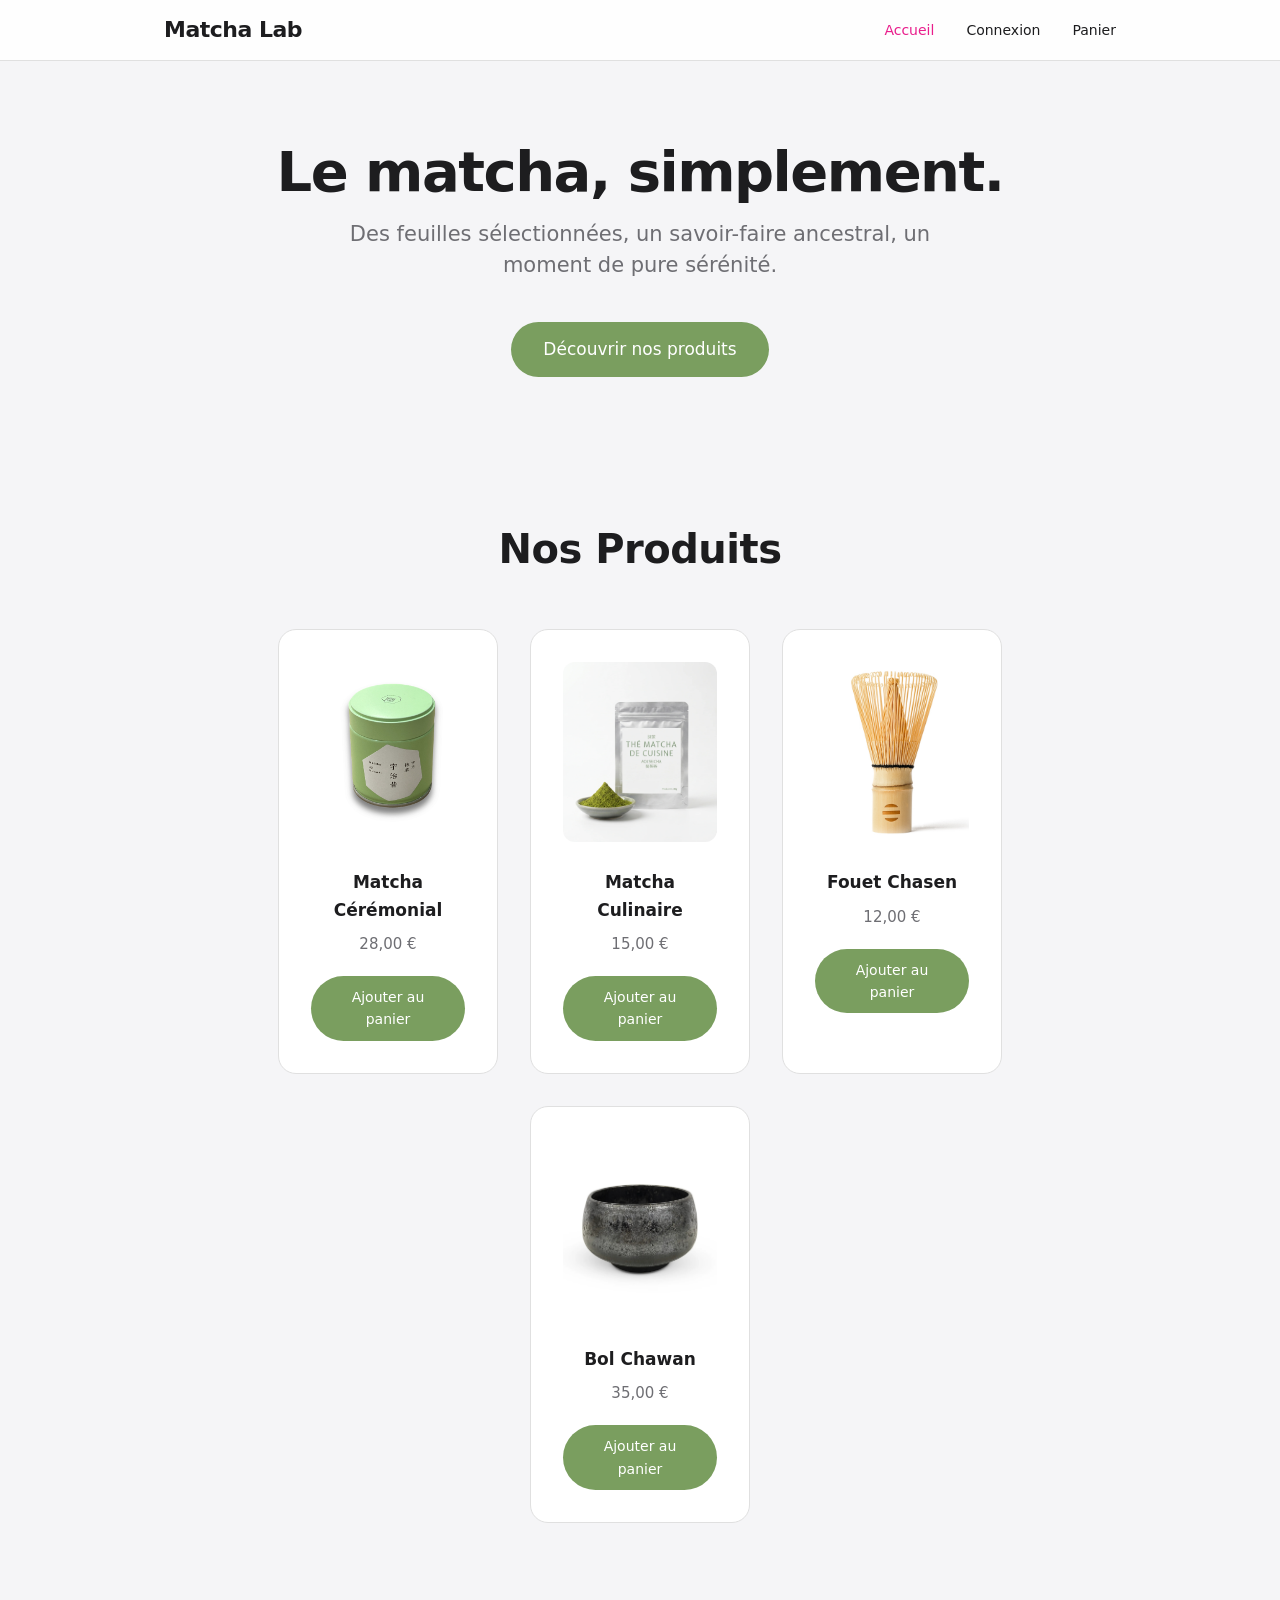
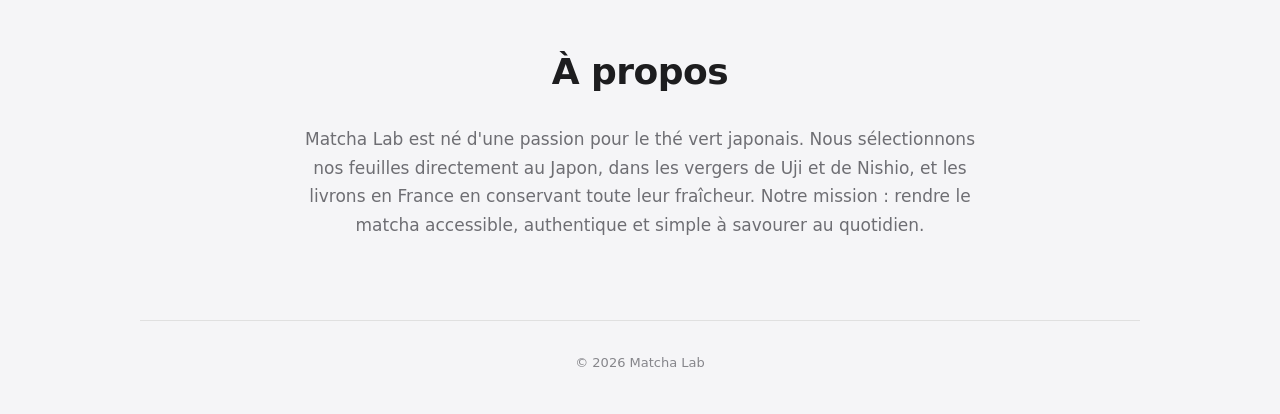
<file: index.html>
<!DOCTYPE html>
<html lang="fr">
<head>
    <meta charset="UTF-8">
    <meta name="viewport" content="width=device-width, initial-scale=1.0">
    <title>Matcha Lab — Le matcha, simplement.</title>
    <link rel="stylesheet" href="style.css">
</head>
<body>

    <!-- ====== EN-TÊTE : logo + navigation ====== -->
    <header class="site-header">
        <div class="site-header__inner">
            <!-- Logo texte -->
            <a href="index.html" class="site-header__logo">Matcha Lab</a>

            <!-- Menu de navigation identique sur toutes les pages -->
            <nav class="site-header__nav">
                <a href="index.html" class="site-header__link site-header__link--active">Accueil</a>
                <a href="login.html" class="site-header__link">Connexion</a>
                <a href="panier.html" class="site-header__link">Panier</a>
            </nav>
        </div>
    </header>

    <!-- ====== CONTENU PRINCIPAL ====== -->
    <main>

        <!-- Bannière héro : titre accrocheur + slogan -->
        <section class="hero">
            <h1 class="hero__title">Le matcha, simplement.</h1>
            <p class="hero__subtitle">
                Des feuilles sélectionnées, un savoir-faire ancestral, un moment de pure sérénité.
            </p>
            <a href="#produits" class="hero__button">Découvrir nos produits</a>
        </section>

        <!-- Section produits : 4 cartes avec image, nom, prix, bouton -->
        <section id="produits" class="products">
            <h2 class="products__title">Nos Produits</h2>
            <div class="products__grid">

                <!-- Produit 1 : Matcha Cérémonial -->
                <article class="product-card">
                    <img src="images/matcha-ceremonial.jpg" alt="Matcha cérémonial premium en poudre fine" class="product-card__image">
                    <h3 class="product-card__name">Matcha Cérémonial</h3>
                    <p class="product-card__price">28,00 €</p>
                    <a href="panier.html" class="product-card__button">Ajouter au panier</a>
                </article>

                <!-- Produit 2 : Matcha Culinaire -->
                <article class="product-card">
                    <img src="images/matcha-culinaire.jpg" alt="Matcha culinaire pour recettes et pâtisseries" class="product-card__image">
                    <h3 class="product-card__name">Matcha Culinaire</h3>
                    <p class="product-card__price">15,00 €</p>
                    <a href="panier.html" class="product-card__button">Ajouter au panier</a>
                </article>

                <!-- Produit 3 : Fouet Chasen -->
                <article class="product-card">
                    <img src="images/chasen.jpg" alt="Fouet bambou traditionnel chasen" class="product-card__image">
                    <h3 class="product-card__name">Fouet Chasen</h3>
                    <p class="product-card__price">12,00 €</p>
                    <a href="panier.html" class="product-card__button">Ajouter au panier</a>
                </article>

                <!-- Produit 4 : Bol Chawan -->
                <article class="product-card">
                    <img src="images/chawan.jpg" alt="Bol traditionnel en céramique chawan" class="product-card__image">
                    <h3 class="product-card__name">Bol Chawan</h3>
                    <p class="product-card__price">35,00 €</p>
                    <a href="panier.html" class="product-card__button">Ajouter au panier</a>
                </article>

            </div>
        </section>

        <!-- Section À propos -->
        <section class="about">
            <h2 class="about__title">À propos</h2>
            <p class="about__text">
                Matcha Lab est né d'une passion pour le thé vert japonais.
                Nous sélectionnons nos feuilles directement au Japon, dans les vergers
                de Uji et de Nishio, et les livrons en France en conservant toute
                leur fraîcheur. Notre mission : rendre le matcha accessible,
                authentique et simple à savourer au quotidien.
            </p>
        </section>

    </main>

    <!-- ====== PIED DE PAGE ====== -->
    <footer class="site-footer">
        <p class="site-footer__text">&copy; 2026 Matcha Lab </p>
    </footer>

</body>
</html>
</file>
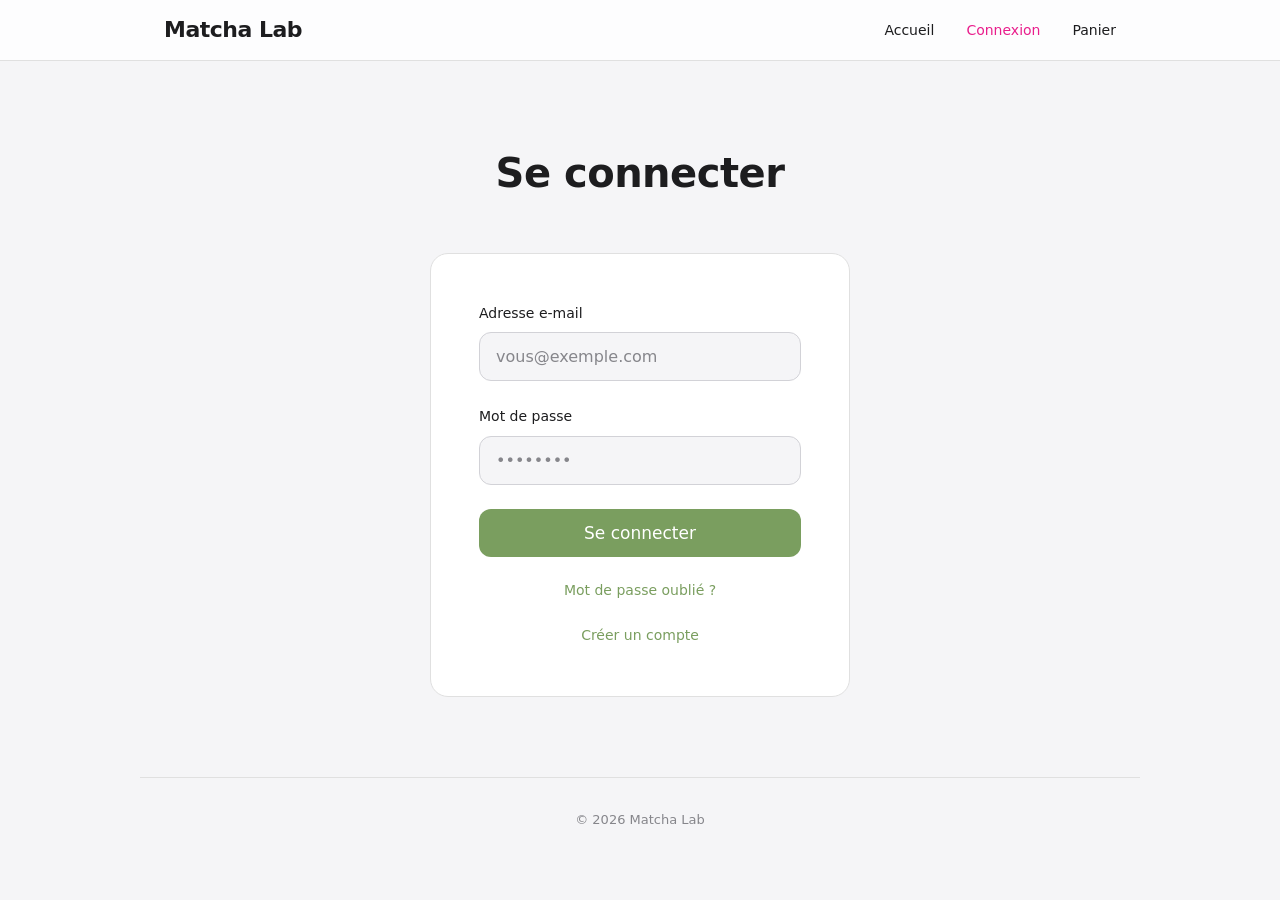
<file: login.html>
<!DOCTYPE html>
<html lang="fr">
<head>
    <meta charset="UTF-8">
    <meta name="viewport" content="width=device-width, initial-scale=1.0">
    <title>Connexion — Matcha Lab</title>
    <link rel="stylesheet" href="style.css">
</head>
<body>

    <!-- ====== EN-TÊTE : logo + navigation ====== -->
    <header class="site-header">
        <div class="site-header__inner">
            <a href="index.html" class="site-header__logo">Matcha Lab</a>
            <nav class="site-header__nav">
                <a href="index.html" class="site-header__link">Accueil</a>
                <a href="login.html" class="site-header__link site-header__link--active">Connexion</a>
                <a href="panier.html" class="site-header__link ">Panier</a>
            </nav>
        </div>
    </header>

    <!-- ====== CONTENU PRINCIPAL ====== -->
    <main>

        <!-- Section connexion : formulaire centré dans une carte -->
        <section class="login">
            <h1 class="login__title">Se connecter</h1>

            <form class="login-form" action="index.html" method="get">

                <!-- Champ Email -->
                <label for="email" class="login-form__label">Adresse e-mail</label>
                <input type="email" id="email" name="email" placeholder="vous@exemple.com" required class="login-form__input">

                <!-- Champ Mot de passe -->
                <label for="password" class="login-form__label">Mot de passe</label>
                <input type="password" id="password" name="password" placeholder="••••••••" required class="login-form__input">

                <!-- Bouton de soumission (redirige vers index.html via action) -->
                <button type="submit" class="login-form__button">Se connecter</button>

                <!-- Liens d'aide en dessous du formulaire -->
                <p class="login-form__links">
                    <a href="index.html" class="login-form__link">Mot de passe oublié ?</a>
                </p>
                <p class="login-form__links">
                    <a href="index.html" class="login-form__link">Créer un compte</a>
                </p>

            </form>
        </section>

    </main>

    <!-- ====== PIED DE PAGE ====== -->
    <footer class="site-footer">
        <p class="site-footer__text">&copy; 2026 Matcha Lab</p>
    </footer>

</body>
</html>
</file>
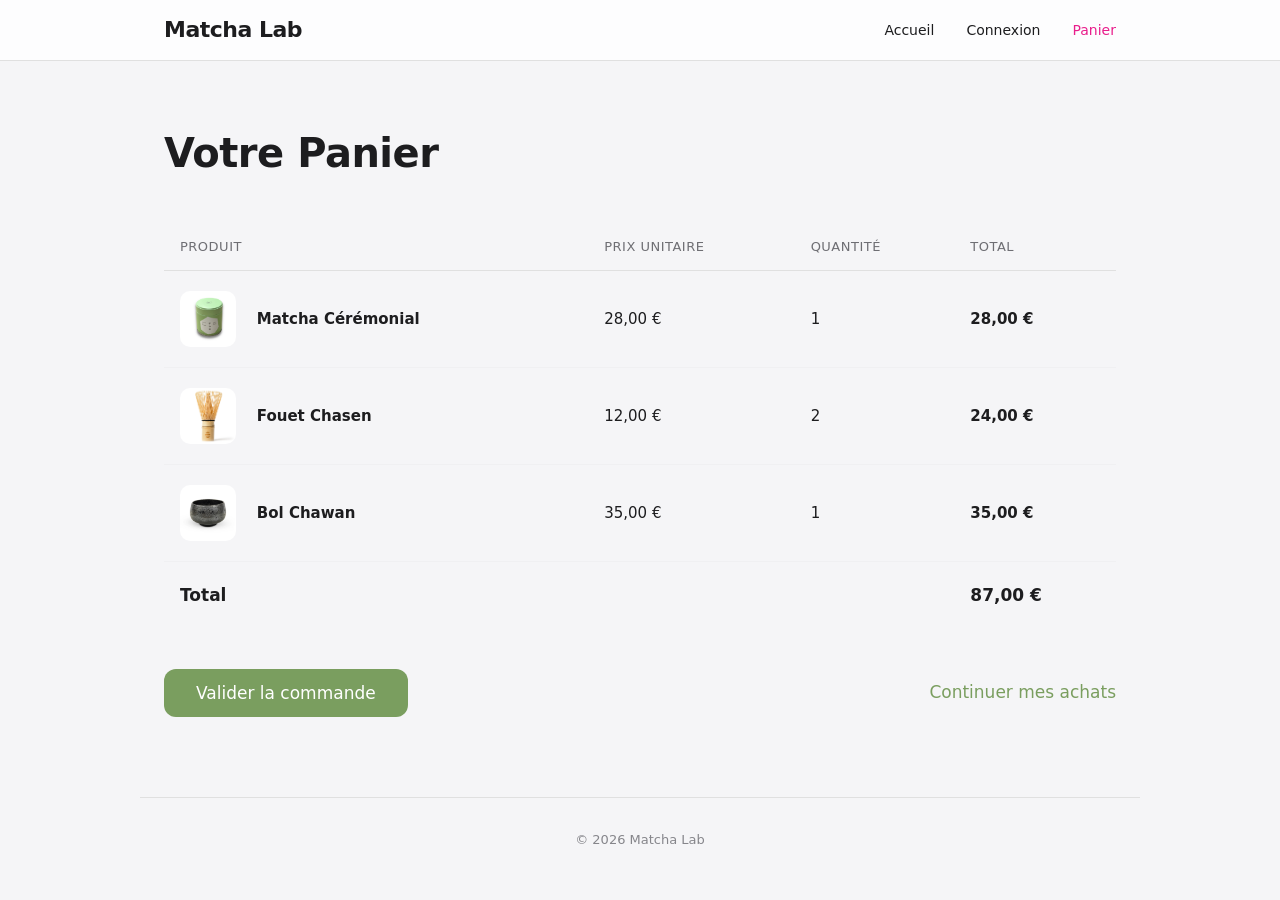
<file: panier.html>
<!DOCTYPE html>
<html lang="fr">
<head>
    <meta charset="UTF-8">
    <meta name="viewport" content="width=device-width, initial-scale=1.0">
    <title>Panier — Matcha Lab</title>
    <link rel="stylesheet" href="style.css">
</head>
<body>

    <header class="site-header">
        <div class="site-header__inner">
            <a href="index.html" class="site-header__logo">Matcha Lab</a>
            <nav class="site-header__nav">
                <a href="index.html" class="site-header__link">Accueil</a>
                <a href="login.html" class="site-header__link">Connexion</a>
                <a href="panier.html" class="site-header__link site-header__link--active">Panier</a>
            </nav>
        </div>
    </header>

    <!-- ====== CONTENU PRINCIPAL ====== -->
    <main>

        <!-- Section panier : tableau des articles + total -->
        <section class="cart">
            <h1 class="cart__title">Votre Panier</h1>

            <!-- Tableau épuré des produits dans le panier -->
            <table class="cart-table">
                <thead>
                    <tr>
                        <th class="cart-table__header">Produit</th>
                        <th class="cart-table__header">Prix unitaire</th>
                        <th class="cart-table__header">Quantité</th>
                        <th class="cart-table__header">Total</th>
                    </tr>
                </thead>
                <tbody>
                    <!-- Ligne 1 : Matcha Cérémonial -->
                    <tr class="cart-table__row">
                        <td class="cart-table__cell">
                            <img src="images/matcha-ceremonial.jpg" alt="Matcha cérémonial" class="cart-table__product-image">
                            <strong class="cart-table__product-name">Matcha Cérémonial</strong>
                        </td>
                        <td class="cart-table__cell">28,00 €</td>
                        <td class="cart-table__cell">1</td>
                        <td class="cart-table__cell cart-table__total">28,00 €</td>
                    </tr>

                    <!-- Ligne 2 : Fouet Chasen -->
                    <tr class="cart-table__row">
                        <td class="cart-table__cell">
                            <img src="images/chasen.jpg" alt="Fouet Chasen" class="cart-table__product-image">
                            <strong class="cart-table__product-name">Fouet Chasen</strong>
                        </td>
                        <td class="cart-table__cell">12,00 €</td>
                        <td class="cart-table__cell">2</td>
                        <td class="cart-table__cell cart-table__total">24,00 €</td>
                    </tr>

                    <!-- Ligne 3 : Bol Chawan -->
                    <tr class="cart-table__row">
                        <td class="cart-table__cell">
                            <img src="images/chawan.jpg" alt="Bol Chawan" class="cart-table__product-image">
                            <strong class="cart-table__product-name">Bol Chawan</strong>
                        </td>
                        <td class="cart-table__cell">35,00 €</td>
                        <td class="cart-table__cell">1</td>
                        <td class="cart-table__cell cart-table__total">35,00 €</td>
                    </tr>
                </tbody>
                <tfoot>
                    <tr>
                        <td class="cart-table__foot-cell" colspan="3">Total</td>
                        <td class="cart-table__foot-total">87,00 €</td>
                    </tr>
                </tfoot>
            </table>

            <!-- Bouton valider et lien continuer les achats -->
            <div class="cart-actions">
                <button class="cart-actions__button" onclick="window.location.href='login.html'">Valider la commande</button>
                <a href="index.html" class="cart-actions__link">Continuer mes achats</a>
            </div>
        </section>

    </main>

    <!-- ====== PIED DE PAGE ====== -->
    <footer class="site-footer">
        <p class="site-footer__text">&copy; 2026 Matcha Lab</p>
    </footer>

</body>
</html>
</file>
<file: style.css>
* {
    margin: 0;
    padding: 0;
    box-sizing: border-box;
}

body {
    font-family: system-ui, "Helvetica Neue", Arial, sans-serif;
    color: #1d1d1f;
    background-color: #f5f5f7;
    line-height: 1.6;
    font-size: 16px;
}

.site-header__inner,
.hero,
.products,
.about,
.login,
.cart,
.site-footer {
    max-width: 1000px;
    margin-left: auto;
    margin-right: auto;
    padding-left: 24px;
    padding-right: 24px;
}

/* EN-TÊTE (header) identique sur les 3 pages */
.site-header {
    background-color: rgba(255, 255, 255, 0.85);
    position: sticky;
    top: 0;
    z-index: 100;
    border-bottom: 1px solid #e0e0e0;
}

.site-header__inner {
    display: flex;
    justify-content: space-between;
    align-items: center;
    height: 60px;
}

.site-header__logo {
    font-size: 22px;
    font-weight: 600;
    color: #1d1d1f;
    text-decoration: none;
    letter-spacing: -0.5px;
}

.site-header__logo:hover {
    color: #7a9e5f;
}

.site-header__nav {
    display: flex;
    gap: 32px;
}

.site-header__link {
    font-size: 14px;
    color: #1d1d1f;
    text-decoration: none;
    font-weight: 400;
}

.site-header__link:hover {
    color: #7a9e5f;
}

.site-header__link--active {
    color: #e91e8c; /* rose */
    font-weight: 500;
}
/* ============================================================
   BANNIÈRE HÉRO (section.hero)
   ============================================================ */
.hero {
    text-align: center;
    padding-top: 80px;
    padding-bottom: 80px;
}

.hero__title {
    font-size: 56px;
    font-weight: 600;
    line-height: 1.1;
    letter-spacing: -1.5px;
    color: #1d1d1f;
    margin-bottom: 16px;
}

.hero__subtitle {
    font-size: 21px;
    font-weight: 300;
    color: #6e6e73;
    max-width: 600px;
    margin: 0 auto 40px auto;
    line-height: 1.5;
}

.hero__button {
    display: inline-block;
    background-color: #7a9e5f;
    color: #ffffff;
    font-size: 17px;
    font-weight: 400;
    padding: 14px 32px;
    border-radius: 980px;
    text-decoration: none;
    border: none;
    cursor: pointer;
}

.hero__button:hover {
    background-color: #6b8f52;
}

/* ============================================================
   SECTION PRODUITS (section.products)
   ============================================================ */
.products {
    padding-top: 60px;
    padding-bottom: 80px;
}

.products__title {
    font-size: 40px;
    font-weight: 600;
    text-align: center;
    margin-bottom: 48px;
    letter-spacing: -0.5px;
}

/* Grille de produits en flex */
.products__grid {
    display: flex;
    flex-wrap: wrap;
    justify-content: center;
    gap: 32px;
}

/* Carte produit individuelle */
.product-card {
    background-color: #ffffff;
    border-radius: 18px;
    padding: 32px;
    width: 220px;
    text-align: center;
    border: 1px solid #e0e0e0;
}

.product-card__image {
    width: 100%;
    height: 180px;
    object-fit: cover;
    border-radius: 12px;
    margin-bottom: 20px;
    background-color: #f0f0f2;
}

.product-card__name {
    font-size: 17px;
    font-weight: 600;
    margin-bottom: 8px;
    color: #1d1d1f;
}

.product-card__price {
    font-size: 15px;
    color: #6e6e73;
    margin-bottom: 20px;
}

.product-card__button {
    display: inline-block;
    background-color: #7a9e5f;
    color: #ffffff;
    font-size: 14px;
    font-weight: 400;
    padding: 10px 24px;
    border-radius: 980px;
    text-decoration: none;
    border: none;
    cursor: pointer;
}

.product-card__button:hover {
    background-color: #6b8f52;
}

/* ============================================================
   SECTION À PROPOS
   ============================================================ */
.about {
    padding-top: 40px;
    padding-bottom: 80px;
    text-align: center;
}

.about__title {
    font-size: 36px;
    font-weight: 600;
    margin-bottom: 24px;
    letter-spacing: -0.5px;
}

.about__text {
    font-size: 17px;
    color: #6e6e73;
    max-width: 680px;
    margin: 0 auto;
    line-height: 1.7;
    font-weight: 300;
}

/* ============================================================
   PAGE CONNEXION (login)
   ============================================================ */
.login {
    padding-top: 80px;
    padding-bottom: 80px;
    text-align: center;
}

.login__title {
    font-size: 40px;
    font-weight: 600;
    margin-bottom: 48px;
    letter-spacing: -0.5px;
}

/* Carte formulaire centrée */
.login-form {
    background-color: #ffffff;
    border-radius: 18px;
    padding: 48px;
    max-width: 420px;
    margin: 0 auto;
    border: 1px solid #e0e0e0;
}

.login-form__label {
    display: block;
    font-size: 14px;
    font-weight: 500;
    color: #1d1d1f;
    margin-bottom: 8px;
    text-align: left;
}

.login-form__input {
    display: block;
    width: 100%;
    padding: 14px 16px;
    font-size: 16px;
    font-family: inherit;
    border: 1px solid #d2d2d7;
    border-radius: 12px;
    margin-bottom: 24px;
    background-color: #f5f5f7;
    color: #1d1d1f;
    outline: none;
}

.login-form__input:focus {
    border-color: #7a9e5f;
    background-color: #ffffff;
}

.login-form__input::placeholder {
    color: #86868b;
}

.login-form__button {
    display: block;
    width: 100%;
    background-color: #7a9e5f;
    color: #ffffff;
    font-size: 17px;
    font-weight: 400;
    padding: 14px;
    border-radius: 12px;
    border: none;
    cursor: pointer;
    margin-top: 8px;
    font-family: inherit;
}

.login-form__button:hover {
    background-color: #6b8f52;
}

.login-form__links {
    margin-top: 20px;
    margin-bottom: 0;
}

.login-form__link {
    font-size: 14px;
    color: #7a9e5f;
    text-decoration: none;
}

.login-form__link:hover {
    text-decoration: underline;
}

/* ============================================================
   PAGE PANIER (cart)
   ============================================================ */

.cart {
    padding-top: 60px;
    padding-bottom: 80px;
}

.cart__title {
    font-size: 40px;
    font-weight: 600;
    margin-bottom: 40px;
    letter-spacing: -0.5px;
}

/* Tableau épuré des articles du panier */
.cart-table {
    width: 100%;
    border-collapse: collapse;
    margin-bottom: 40px;
}

.cart-table__header {
    font-size: 13px;
    font-weight: 500;
    color: #6e6e73;
    text-transform: uppercase;
    letter-spacing: 0.5px;
    padding: 12px 16px;
    text-align: left;
    border-bottom: 1px solid #e0e0e0;
}

.cart-table__row td {
    padding: 20px 16px;
    border-bottom: 1px solid #f0f0f2;
    font-size: 15px;
    vertical-align: middle;
}

.cart-table__product-image {
    width: 56px;
    height: 56px;
    object-fit: cover;
    border-radius: 10px;
    margin-right: 16px;
    background-color: #f0f0f2;
    vertical-align: middle;
}

.cart-table__product-name {
    font-size: 15px;
    font-weight: 600;
    color: #1d1d1f;
    vertical-align: middle;
}

.cart-table__total {
    font-weight: 600;
    color: #1d1d1f;
}

/* Ligne du total dans le tfoot */
.cart-table__foot-cell {
    font-size: 17px;
    font-weight: 600;
    padding: 20px 16px;
    text-align: left;
}

.cart-table__foot-total {
    font-size: 17px;
    font-weight: 600;
    padding: 20px 16px;
    color: #1d1d1f;
}

/* Actions du panier : bouton + lien */
.cart-actions {
    display: flex;
    justify-content: space-between;
    align-items: center;
    flex-wrap: wrap;
    gap: 16px;
}

.cart-actions__button {
    display: inline-block;
    background-color: #7a9e5f;
    color: #ffffff;
    font-size: 17px;
    font-weight: 400;
    padding: 14px 32px;
    border-radius: 12px;
    border: none;
    cursor: pointer;
    font-family: inherit;
}

.cart-actions__button:hover {
    background-color: #6b8f52;
}

.cart-actions__link {
    font-size: 17px;
    color: #7a9e5f;
    text-decoration: none;
}

.cart-actions__link:hover {
    text-decoration: underline;
}

/* ============================================================
   PIED DE PAGE (footer)
   ============================================================ */
.site-footer {
    border-top: 1px solid #e0e0e0;
    padding-top: 32px;
    padding-bottom: 40px;
    text-align: center;
}

.site-footer__text {
    font-size: 13px;
    color: #86868b;
}

/* ============================================================
   MEDIA QUERY — Responsive pour mobile (≤ 600px)
   ============================================================ */
@media screen and (max-width: 600px) {

    /* En-tête : empiler logo et menu verticalement */
    .site-header__inner {
        flex-direction: column;
        height: auto;
        padding-top: 16px;
        padding-bottom: 16px;
        gap: 12px;
    }

    .site-header__nav {
        gap: 20px;
    }

    /* Bannière héro : réduire les tailles */
    .hero {
        padding-top: 48px;
        padding-bottom: 48px;
    }

    .hero__title {
        font-size: 36px;
    }

    .hero__subtitle {
        font-size: 17px;
    }

    /* Grille produits : passer en colonne unique */
    .products__grid {
        flex-direction: column;
        align-items: center;
    }

    .product-card__image {
        width: 100%;
        height: auto;
        border-radius: 12px;
        margin-bottom: 20px;
        background-color: #f0f0f2;
    }

    /* Titres réduits */
    .products__title,
    .login__title,
    .cart__title,
    .about__title {
        font-size: 28px;
    }

    /* Formulaire de connexion : réduire le padding */
    .login-form {
        padding: 32px 24px;
    }

    /* Tableau panier : adapter sur mobile */
    .cart-table__header {
        font-size: 11px;
    }

    .cart-table__row td {
        padding: 14px 8px;
        font-size: 14px;
    }

    .cart-table__product-image {
        width: 44px;
        height: 44px;
    }
    
    .cart-table {
        border-collapse: separate;
    }

    .cart-table__foot-total {
    padding: 20px 0px;
    }

    /* Actions du panier : empiler */
    .cart-actions {
        flex-direction: column;
        align-items: stretch;
        text-align: center;
    }

    .cart-actions__button {
        width: 100%;
        text-align: center;
    }

    .cart-actions__link {
        display: block;
        text-align: center;
        margin-top: 8px;
    }

}
</file>
